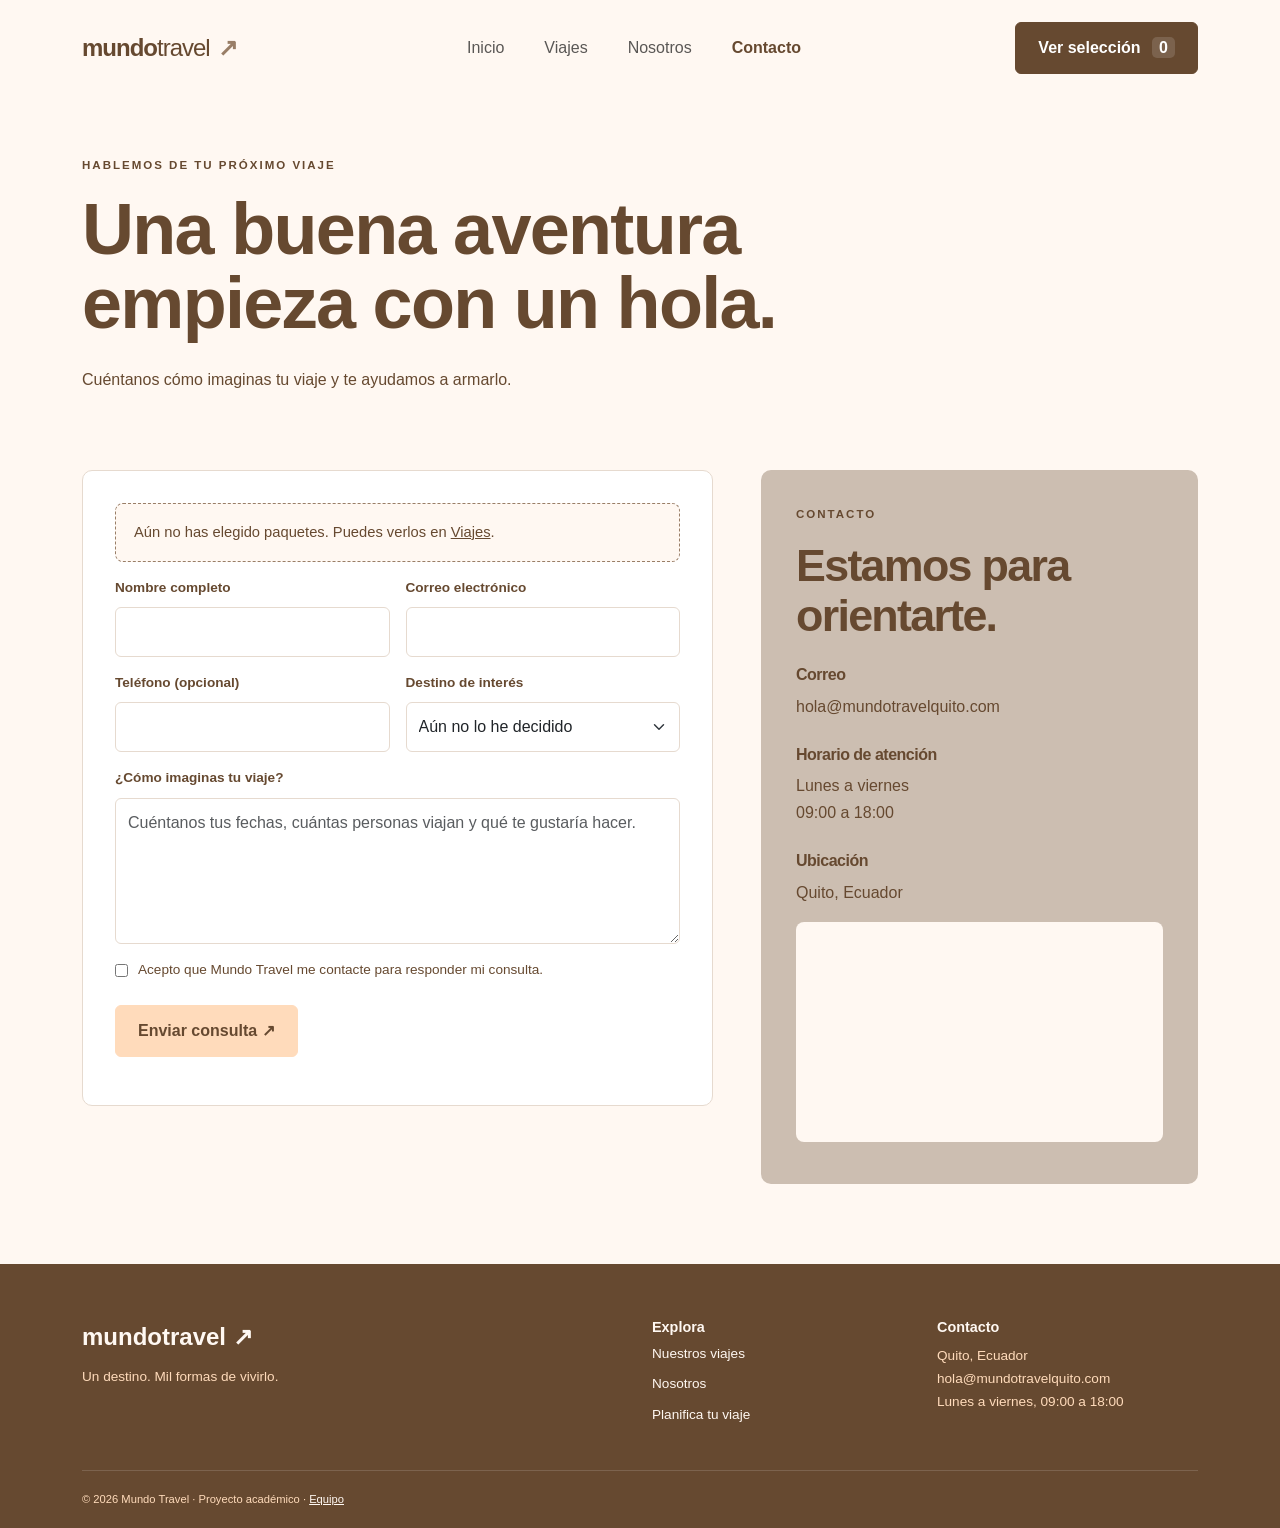
<file: contacto.html>
<!doctype html>
<html lang="es">
<head>
  <meta charset="UTF-8">
  <meta name="viewport" content="width=device-width, initial-scale=1">
  <meta name="description" content="Mundo Travel, agencia de viajes en Quito. Paquetes a Galápagos, Cartagena, Cancún y más.">
  <meta name="author" content="Jorge Otto">
  <title>Planifica tu viaje | Mundo Travel</title>
  <link href="css/bootstrap.min.css" rel="stylesheet">
  <link href="css/estilos.css" rel="stylesheet">
</head>
<body>

  <!-- Menú -->
  <header class="site-header">
    <nav class="navbar navbar-expand-lg container">
      <a class="navbar-brand" href="index.html">mundo<span>travel</span><b>↗</b></a>
      <button class="navbar-toggler" type="button" data-bs-toggle="collapse" data-bs-target="#menu" aria-controls="menu" aria-expanded="false" aria-label="Abrir menú">
        <span class="navbar-toggler-icon"></span>
      </button>
      <div class="collapse navbar-collapse" id="menu">
        <ul class="navbar-nav mx-auto">
          <li class="nav-item"><a class="nav-link" href="index.html">Inicio</a></li>
          <li class="nav-item"><a class="nav-link" href="viajes.html">Viajes</a></li>
          <li class="nav-item"><a class="nav-link" href="nosotros.html">Nosotros</a></li>
          <li class="nav-item"><a class="nav-link active" aria-current="page" href="contacto.html">Contacto</a></li>
        </ul>
        <a class="btn btn-dark" href="viajes.html#seleccion">Ver selección <span class="contador">0</span></a>
      </div>
    </nav>
  </header>

  <!-- Página de contacto - Jorge Otto -->
  <main>

    <section class="page-top container">
      <p class="eyebrow">HABLEMOS DE TU PRÓXIMO VIAJE</p>
      <h1>Una buena aventura<br>empieza con un hola.</h1>
      <p>Cuéntanos cómo imaginas tu viaje y te ayudamos a armarlo.</p>
    </section>

    <section class="container section pt-0">
      <div class="row g-4 g-lg-5">

        <!-- Formulario -->
        <div class="col-lg-7">
          <form id="formulario" class="contact-form">
            <div class="row g-3">

              <!-- Paquetes elegidos en Viajes -->
              <div class="col-12">
                <div id="resumen-seleccion" class="resumen"></div>
              </div>

              <div class="col-md-6">
                <label for="nombre">Nombre completo</label>
                <input class="form-control" id="nombre" name="nombre" required minlength="3" autocomplete="name">
              </div>
              <div class="col-md-6">
                <label for="correo">Correo electrónico</label>
                <input class="form-control" id="correo" name="correo" type="email" required autocomplete="email">
              </div>
              <div class="col-md-6">
                <label for="telefono">Teléfono (opcional)</label>
                <input class="form-control" id="telefono" name="telefono" type="tel" autocomplete="tel">
              </div>
              <div class="col-md-6">
                <label for="destino-contacto">Destino de interés</label>
                <select class="form-select" id="destino-contacto" name="destino">
                  <option>Aún no lo he decidido</option>
                  <option>Galápagos</option>
                  <option>Cartagena</option>
                  <option>Cancún</option>
                  <option>Cuenca</option>
                  <option>Baños</option>
                  <option>Punta Cana</option>
                </select>
              </div>
              <div class="col-12">
                <label for="mensaje">¿Cómo imaginas tu viaje?</label>
                <textarea class="form-control" id="mensaje" name="mensaje" rows="5" required minlength="10" placeholder="Cuéntanos tus fechas, cuántas personas viajan y qué te gustaría hacer."></textarea>
              </div>
              <div class="col-12">
                <label class="check" for="acepto">
                  <input type="checkbox" id="acepto" name="acepto" required>
                  Acepto que Mundo Travel me contacte para responder mi consulta.
                </label>
              </div>
              <div class="col-12">
                <button class="btn btn-coral" type="submit">Enviar consulta ↗</button>
                <p id="estado-formulario" role="status" class="mt-3"></p>
              </div>

            </div>
          </form>
        </div>

        <!-- Datos de contacto -->
        <aside class="col-lg-5">
          <div class="contact-info">
            <p class="eyebrow">CONTACTO</p>
            <h2>Estamos para<br>orientarte.</h2>
            <h3>Correo</h3>
            <p>hola@mundotravelquito.com</p>
            <h3>Horario de atención</h3>
            <p>Lunes a viernes<br>09:00 a 18:00</p>
            <h3>Ubicación</h3>
            <p>Quito, Ecuador</p>
            <iframe class="mapa" title="Mapa de Quito, Ecuador" src="https://www.google.com/maps?q=Quito,Ecuador&output=embed" loading="lazy"></iframe>
          </div>
        </aside>

      </div>
    </section>

  </main>

  <!-- Footer -->
  <footer>
    <div class="container">
      <div class="row g-4">
        <div class="col-md-6">
          <a class="footer-logo" href="index.html">mundotravel ↗</a>
          <p>Un destino. Mil formas de vivirlo.</p>
        </div>
        <div class="col-md-3">
          <h3>Explora</h3>
          <a href="viajes.html">Nuestros viajes</a>
          <a href="nosotros.html">Nosotros</a>
          <a href="contacto.html">Planifica tu viaje</a>
        </div>
        <div class="col-md-3">
          <h3>Contacto</h3>
          <p>Quito, Ecuador<br>hola@mundotravelquito.com<br>Lunes a viernes, 09:00 a 18:00</p>
        </div>
      </div>
      <div class="footer-bottom">© 2026 Mundo Travel · Proyecto académico · <a href="nosotros.html#equipo">Equipo</a></div>
    </div>
  </footer>

  <!-- Aviso -->
  <div id="aviso" role="status" aria-live="polite"></div>

  <script src="js/bootstrap.bundle.min.js"></script>
  <script src="js/script.js"></script>
</body>
</html>
</file>
<file: css/estilos.css>
/* Mundo Travel - estilos.css
   Mateo Villarroel */


/* ---------- Colores ---------- */
:root {
  --cafe: #664930;
  --cafe-medio: #997E67;
  --arena: #CCBEB1;
  --durazno: #FFDBBB;
  --durazno-oscuro: #F3C69E;
  --papel: #FFF8F2;
  --borde: #E6DACF;
  --blanco: #FFFFFF;
}


/* ---------- General ---------- */
body {
  font-family: Arial, Helvetica, sans-serif;
  background: var(--papel);
  color: var(--cafe);
}

h1,
h2,
h3 {
  font-weight: 700;
  letter-spacing: -1.7px;
}

h1 {
  font-size: 4.5rem;
  line-height: 1.04;
}

h2 {
  font-size: 2.8rem;
  line-height: 1.12;
}

h3 {
  font-size: 1.35rem;
  letter-spacing: -0.5px;
}

p {
  line-height: 1.7;
  color: var(--cafe);
}

a {
  color: inherit;
}

.eyebrow {
  font-size: 0.72rem;
  font-weight: 700;
  letter-spacing: 2px;
  text-transform: uppercase;
  margin-bottom: 16px;
}

.light {
  color: var(--blanco);
}

.fine {
  font-size: 0.75rem;
}

.section {
  padding-top: 80px;
  padding-bottom: 80px;
}

.section-heading {
  display: flex;
  align-items: end;
  justify-content: space-between;
  gap: 20px;
  margin-bottom: 32px;
}

.text-link {
  font-size: 0.9rem;
  font-weight: 700;
  text-decoration: none;
  border-bottom: 1px solid;
  padding-bottom: 5px;
}

.page-top {
  padding-top: 60px;
  padding-bottom: 60px;
}

.page-top > p:last-child {
  max-width: 600px;
  margin-top: 25px;
}

a:focus-visible,
button:focus-visible,
input:focus-visible,
select:focus-visible,
textarea:focus-visible {
  outline: 3px solid var(--cafe-medio);
  outline-offset: 3px;
}

.cta a:focus-visible,
footer a:focus-visible {
  outline-color: var(--durazno);
}


/* ---------- Menú ---------- */
.site-header {
  background: var(--papel);
}

.navbar {
  padding: 22px 12px;
}

.navbar-brand {
  font-size: 1.5rem;
  font-weight: 800;
  letter-spacing: -1px;
  color: var(--cafe);
}

.navbar-brand span {
  font-weight: 400;
}

.navbar-brand b {
  color: var(--cafe-medio);
  margin-left: 8px;
}

.nav-link {
  margin: 0 12px;
}

.nav-link.active {
  font-weight: 700;
  color: var(--cafe) !important;
}

.contador {
  background: #ffffff24;
  padding: 2px 7px;
  border-radius: 5px;
  margin-left: 7px;
}


/* ---------- Botones ---------- */
.btn {
  border-radius: 6px;
  padding: 13px 22px;
  font-weight: 600;
}

.btn-coral {
  --bs-btn-color: var(--cafe);
  --bs-btn-bg: var(--durazno);
  --bs-btn-border-color: var(--durazno);
  --bs-btn-hover-color: var(--cafe);
  --bs-btn-hover-bg: var(--durazno-oscuro);
  --bs-btn-hover-border-color: var(--durazno-oscuro);
  --bs-btn-active-color: var(--cafe);
  --bs-btn-active-bg: var(--durazno-oscuro);
  --bs-btn-active-border-color: var(--durazno-oscuro);
}

.btn-dark {
  --bs-btn-color: var(--blanco);
  --bs-btn-bg: var(--cafe);
  --bs-btn-border-color: var(--cafe);
  --bs-btn-hover-color: var(--blanco);
  --bs-btn-hover-bg: var(--cafe-medio);
  --bs-btn-hover-border-color: var(--cafe-medio);
  --bs-btn-active-color: var(--blanco);
  --bs-btn-active-bg: var(--cafe-medio);
  --bs-btn-active-border-color: var(--cafe-medio);
}

.btn-outline-dark {
  --bs-btn-color: var(--cafe);
  --bs-btn-border-color: var(--cafe);
  --bs-btn-hover-color: var(--blanco);
  --bs-btn-hover-bg: var(--cafe);
  --bs-btn-hover-border-color: var(--cafe);
  --bs-btn-active-color: var(--blanco);
  --bs-btn-active-bg: var(--cafe);
  --bs-btn-active-border-color: var(--cafe);
}


/* ---------- Inicio ---------- */
.hero {
  min-height: 610px;
  background-image:
    linear-gradient(90deg, rgba(8, 34, 37, 0.72), rgba(8, 34, 37, 0.12)),
    url("https://images.unsplash.com/photo-1507525428034-b723cf961d3e?auto=format&fit=crop&w=1400&q=85");
  background-color: var(--cafe-medio);
  background-blend-mode: luminosity;
  background-size: cover;
  background-position: center;
  display: flex;
  align-items: center;
  color: var(--blanco);
  padding: 70px 0 110px;
}

.hero h1 {
  max-width: 850px;
}

.hero-copy {
  color: var(--papel);
  max-width: 480px;
  font-size: 1.08rem;
  margin: 26px 0;
}

/* buscador (inicio y viajes) */
.search-wrap {
  position: relative;
  margin-top: -45px;
}

.search-box {
  display: flex;
  align-items: center;
  gap: 25px;
  padding: 28px 32px;
  background: var(--blanco);
  border-radius: 10px;
  box-shadow: 0 12px 40px #66493010;
}

.search-box > div {
  flex: 1;
}

.search-box label,
.contact-form label {
  display: block;
  font-size: 0.85rem;
  font-weight: 700;
  margin-bottom: 9px;
}

.search-box input,
.search-box select {
  width: 100%;
  border: 0;
  border-bottom: 1px solid var(--arena);
  background: var(--blanco);
  padding: 10px 0;
  color: var(--cafe);
}

.feature {
  display: flex;
  flex-wrap: wrap;
  background: var(--arena);
  border-radius: 12px;
  overflow: hidden;
}

.feature > img {
  width: 50%;
  height: 100%;
  min-height: 470px;
  object-fit: cover;
}

.feature > div {
  width: 50%;
  padding: 50px;
}

.feature li {
  margin: 10px 0;
}

.feature .btn {
  margin-top: 18px;
}

.benefits {
  background: var(--arena);
}

.number {
  display: block;
  font-size: 0.9rem;
  padding-top: 20px;
  padding-bottom: 20px;
  border-top: 1px solid var(--cafe-medio);
  color: var(--cafe);
}

.experience {
  display: block;
  text-decoration: none;
  padding: 30px;
  border: 1px solid var(--cafe-medio);
  border-radius: 8px;
  height: 100%;
}

.experience:hover {
  background: var(--arena);
}

.experience > span {
  font-size: 0.68rem;
  letter-spacing: 1.5px;
}

.experience h3 {
  margin-top: 40px;
}

.experience b {
  font-size: 0.85rem;
}

.cta {
  background: var(--cafe);
  color: var(--blanco);
  padding: 46px;
  border-radius: 10px;
  display: flex;
  align-items: center;
  justify-content: space-between;
  gap: 30px;
}

.cta p {
  color: var(--durazno);
}

.cta h2 {
  max-width: 650px;
}


/* ---------- Viajes ---------- */
.trip-card {
  background: var(--blanco);
  border-radius: 10px;
  overflow: hidden;
  border: 1px solid var(--arena);
  display: flex;
  flex-direction: column;
}

.trip-photo {
  height: 230px;
  position: relative;
  background: var(--arena);
}

.trip-photo img {
  width: 100%;
  height: 100%;
  object-fit: cover;
}

.trip-photo span {
  position: absolute;
  left: 18px;
  top: 18px;
  background: var(--blanco);
  padding: 5px 12px;
  border-radius: 4px;
  font-size: 0.75rem;
}

.trip-card .eyebrow {
  letter-spacing: 1px;
  font-size: 0.65rem;
}

.trip-card p {
  font-size: 0.92rem;
}

/* el precio queda siempre abajo de la tarjeta */
.trip-card > .p-4 {
  flex: 1;
  display: flex;
  flex-direction: column;
}

.trip-card .price-row {
  margin-top: auto;
}

/* lista de lo que incluye cada paquete */
.incluye-titulo {
  font-size: 0.68rem !important;
  font-weight: 700;
  letter-spacing: 1.5px;
  text-transform: uppercase;
  color: var(--cafe-medio);
  margin-bottom: 8px;
}

.incluye {
  list-style: none;
  padding: 0;
  margin: 0 0 20px;
}

.incluye li {
  position: relative;
  padding-left: 26px;
  margin-bottom: 7px;
  font-size: 0.86rem;
  line-height: 1.45;
}

.incluye li::before {
  content: "✓";
  position: absolute;
  left: 0;
  top: 0;
  width: 18px;
  height: 18px;
  border-radius: 50%;
  background: var(--durazno);
  color: var(--cafe);
  font-size: 0.7rem;
  font-weight: 700;
  display: flex;
  align-items: center;
  justify-content: center;
}

.price-row {
  display: flex;
  align-items: center;
  justify-content: space-between;
  gap: 10px;
  border-top: 1px solid var(--borde);
  padding-top: 18px;
}

.price-row strong {
  font-size: 1.8rem;
  display: block;
  line-height: 1.2;
}

.price-row small {
  font-size: 0.7rem;
}

.price-row .btn {
  font-size: 0.8rem;
  padding: 10px 12px;
}

.agregar.seleccionado {
  --bs-btn-bg: var(--cafe);
  --bs-btn-color: var(--blanco);
}

.selection {
  padding: 35px;
  border: 1px solid var(--borde);
  border-radius: 10px;
  background: var(--blanco);
}

.selection-row {
  display: flex;
  justify-content: space-between;
  align-items: center;
  gap: 15px;
  padding: 18px 0;
  border-bottom: 1px solid var(--borde);
}

.selection-row p {
  margin: 0;
}

.total {
  font-size: 1.4rem;
  font-weight: 700;
  margin-top: 22px;
}


/* ---------- Nosotros ---------- */
.team {
  background: var(--blanco);
  padding: 28px;
  border-radius: 8px;
  height: 100%;
}

.avatar {
  display: flex;
  align-items: center;
  justify-content: center;
  background: var(--durazno);
  border-radius: 50%;
  width: 65px;
  height: 65px;
  font-weight: 700;
  margin-bottom: 25px;
}

.team .rol {
  font-size: 0.72rem;
  font-weight: 700;
  letter-spacing: 1px;
  text-transform: uppercase;
  margin-bottom: 8px;
}


/* ---------- Contacto ---------- */
.contact-form {
  background: var(--blanco);
  padding: 32px;
  border: 1px solid var(--borde);
  border-radius: 10px;
}

.form-control,
.form-select {
  padding: 12px;
  border-color: var(--borde);
}

.check {
  display: flex !important;
  align-items: start;
  gap: 10px;
  font-weight: 400 !important;
}

.check input {
  margin-top: 4px;
}

.resumen {
  background: var(--papel);
  border: 1px dashed var(--cafe-medio);
  border-radius: 8px;
  padding: 16px 18px;
  font-size: 0.92rem;
}

.resumen p {
  margin: 0;
}

.contact-info {
  padding: 35px;
  background: var(--arena);
  border-radius: 10px;
}

.contact-info h3 {
  font-size: 1rem;
  margin-top: 25px;
}

.mapa {
  width: 100%;
  height: 220px;
  border: 0;
  border-radius: 8px;
  background: var(--papel);
}


/* ---------- Footer ---------- */
footer {
  background: var(--cafe);
  color: var(--papel);
  padding: 55px 0 20px;
}

footer p {
  color: var(--durazno);
  font-size: 0.85rem;
}

footer h3 {
  font-size: 0.9rem;
  letter-spacing: 0;
}

footer a {
  display: block;
  color: var(--papel);
  text-decoration: none;
  font-size: 0.85rem;
  margin-bottom: 10px;
}

.footer-logo {
  font-size: 1.5rem;
  font-weight: 700;
}

.footer-bottom {
  border-top: 1px solid #ffffff25;
  margin-top: 35px;
  padding-top: 20px;
  font-size: 0.7rem;
  color: var(--durazno);
}

.footer-bottom a {
  display: inline;
  font-size: inherit;
  text-decoration: underline;
}

#aviso {
  position: fixed;
  bottom: 25px;
  left: 50%;
  transform: translateX(-50%);
  background: var(--cafe);
  color: var(--blanco);
  padding: 14px 25px;
  border-radius: 8px;
  display: none;
  z-index: 1000;
  box-shadow: 0 5px 20px #0003;
}

#aviso.visible {
  display: block;
}


/* ---------- Responsive ---------- */
@media (max-width: 991px) {
  h1 {
    font-size: 3.6rem;
  }

  .nav-link {
    margin: 6px 0;
  }

  .navbar-collapse > .btn {
    margin-top: 12px;
  }
}

@media (max-width: 767px) {
  h1 {
    font-size: 2.7rem;
  }

  h2 {
    font-size: 2rem;
  }

  .hero {
    min-height: 540px;
    padding: 60px 0 100px;
  }

  .search-box {
    flex-direction: column;
    align-items: stretch;
    gap: 18px;
    padding: 24px;
  }

  .section {
    padding-top: 50px;
    padding-bottom: 50px;
  }

  .section-heading,
  .cta {
    flex-direction: column;
    align-items: start;
  }

  .feature > img,
  .feature > div {
    width: 100%;
  }

  .feature > img {
    min-height: 0;
    height: 260px;
  }

  .feature > div {
    padding: 28px;
  }

  .cta {
    padding: 30px;
  }

  .page-top {
    padding-top: 40px;
    padding-bottom: 40px;
  }

  .selection,
  .contact-form {
    padding: 24px;
  }

  .selection-row {
    flex-wrap: wrap;
  }

  #aviso {
    width: 90%;
    text-align: center;
  }
}
</file>
